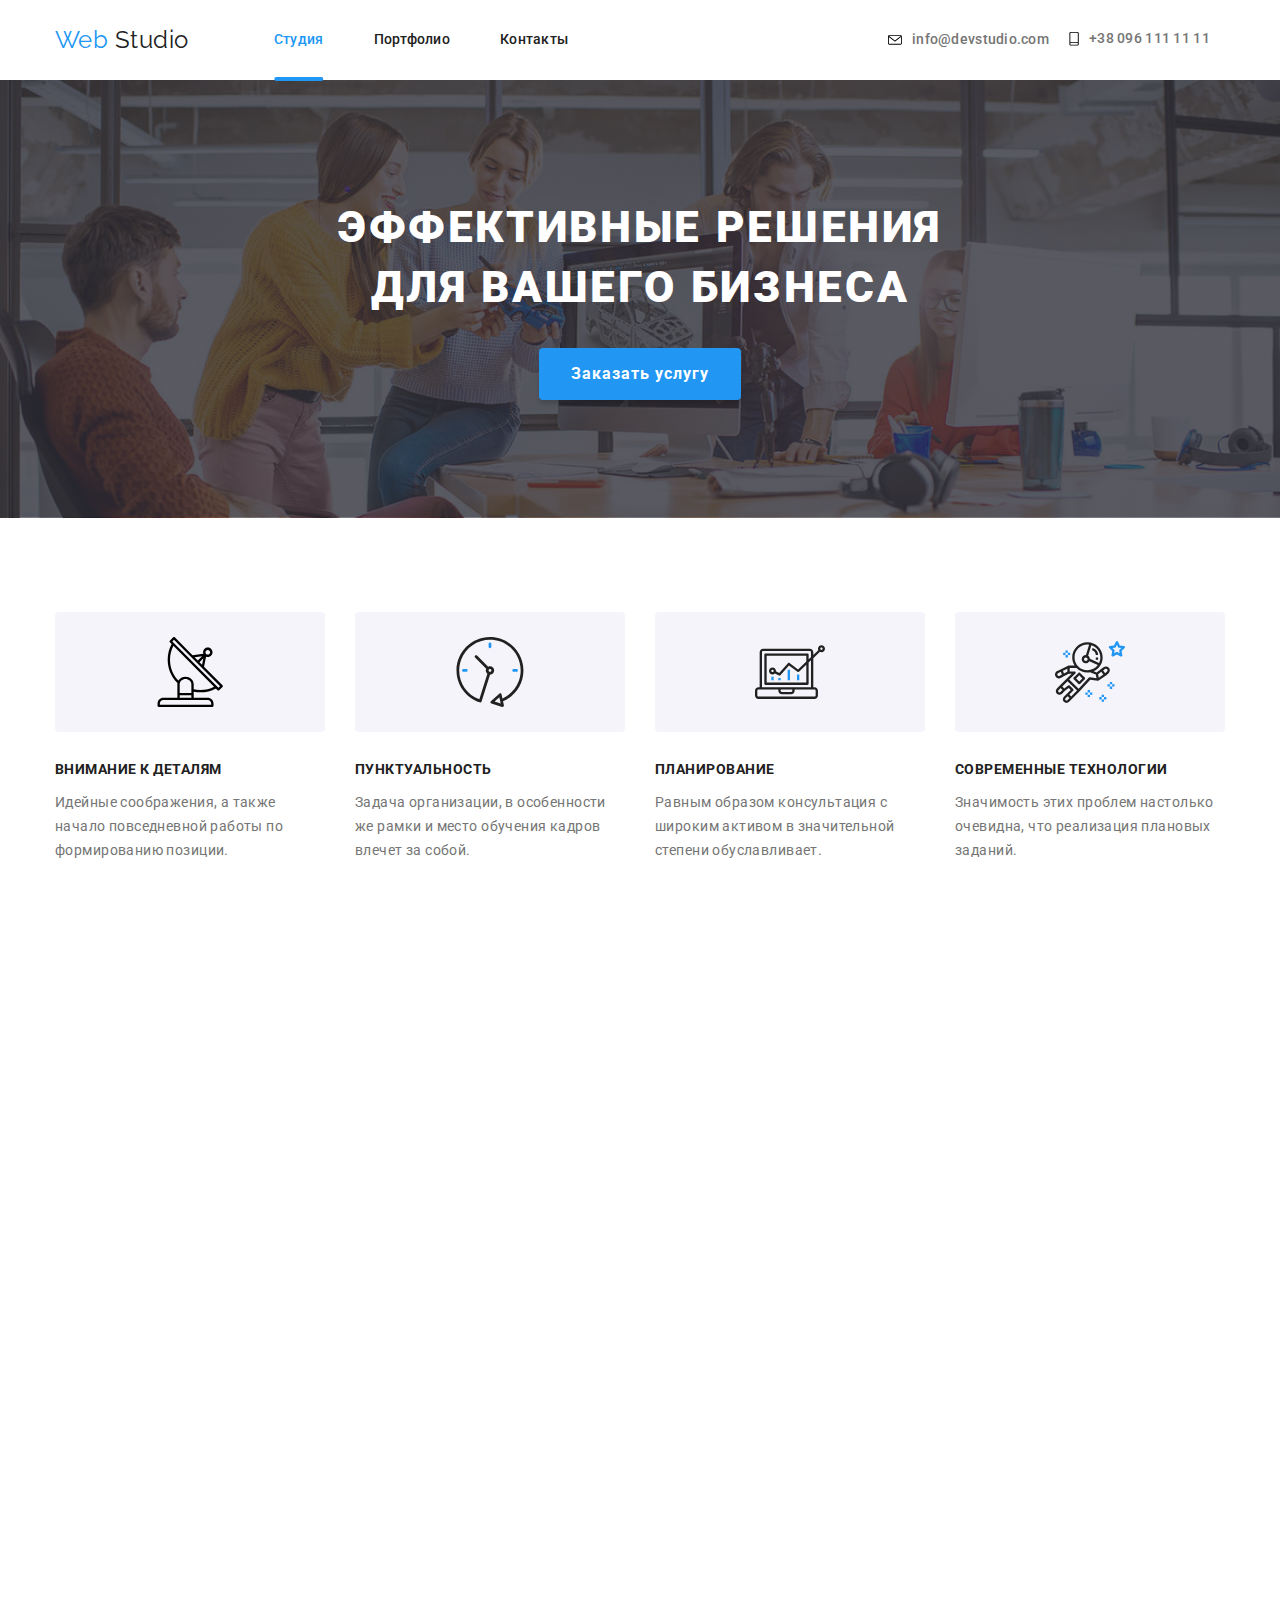
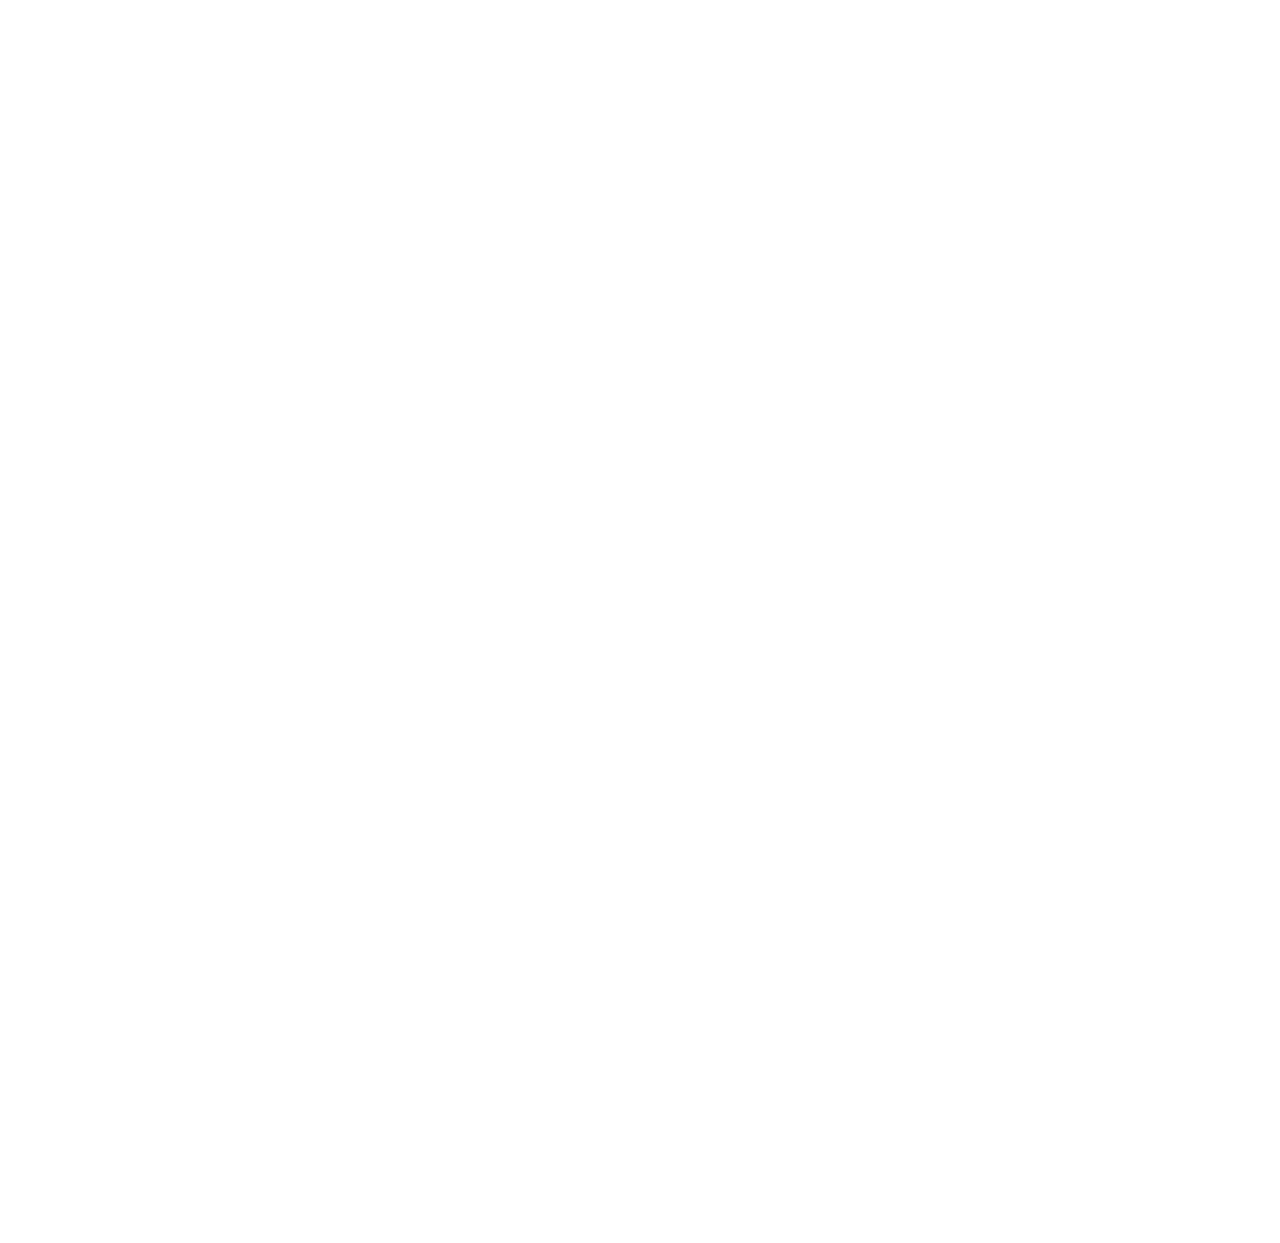
<file: index.html>
<!DOCTYPE html>
<html lang="ru">

<head>
    <meta charset="UTF-8">
    <meta name="viewport" content="width=device-width, initial-scale=1.0" />
    <title>HW8</title>
    <link href="https://fonts.googleapis.com/css2?family=Raleway:wght@700&amp;family=Roboto:wght@400;500;700;900&amp;display=swap" rel="stylesheet">
    <link rel="stylesheet" href="https://cdnjs.cloudflare.com/ajax/libs/modern-normalize/0.6.0/modern-normalize.min.css">  
    <link rel="stylesheet" href="./css/main.min.css" />

</head>

<body>

    
    <header class="header">
        
        <div class="container container-site-nav">

            <a href="./index.html" class="logo"> <span class="accent-logo"> Web </span>  Studio  </a>

            <button type="button" class="nav-button is-open" data-menu-button > 
                   
                    <svg class="menu-icon " width="40" height="40" aria-label="переключатель мобильного меню">
                        
                        <use class="menu-icon-open" href="./images/symb.svg#menu-icon-open"> </use>
                        <use class="menu-icon-close" href="./images/symb.svg#menu-icon-close"> </use>
                    </svg>

                   
            </button>

            <div class="menu is-open" data-menu >

                <nav class="site-nav">
            
                <ul class="site-nav-list">

                    <li class="site-nav-item"> <a href="./index.html"     class="link current "> Студия </a> </li>
                    <li class="site-nav-item"> <a href="./portfolio.html" class="link "> Портфолио </a> </li>
                    <li class="site-nav-item"> <a href="#" class="link "> Контакты </a> </li>

                </ul>

                </nav>
                
                <ul class="contacts-list">
                  
                    <li class="contacts-item">
                      
                        <a href="mailto:info@devstudio.com" class="contacts contacts-email">
                            <svg class="svg-item" width="15px" height="15px">

                                <use href="./images/symb.svg#icon-envelope"> </use>

                            </svg>
                            
                            <span class="contacts-text">   info@devstudio.com </span>
                           
                        
                        </a>

                    </li>
                    
                    <li class="contacts-item">

                        

                        <a href="tel:+380961111111" class="contacts contacts-telephone">

                            <svg class="svg-item" width="15px" height="15px">

                                <use href="./images/symb.svg#icon-telephone" class="svg-link"> </use>

                            </svg>
                            
                            <span class="contacts-text"> +38 096 111 11 11  </span>
                            
                        
                        </a>

                    </li>

                </ul>

            </div>

        </div>


    </header>


   
    <main>

        <section class="section hero">

          
            <div class="container hero">

                <h1 class="hero-title"> эффективные решения для вашего бизнеса </h1>

                <button class="button modal-button"  data-modal-open> Заказать услугу </button>

                    
            </div>

        </section>


      

        <section class="section">

            <div class="container section-benefits">

                <h2 class="section-title"> Выгоды от сотрудничества </h2>

                <ul class="benefits">

                <li class="benefits-list">

                    <div class="benefits-list-image">
                        
                        <svg class="svg-item-benefits" width="70" height="70" >

                            <use href="./images/symb.svg#icon-benefits_0"> </use>

                        </svg>
                    
                    </div>

                    <h3 class="benefits-title"> Внимание к деталям </h3>
                    <p class="benefits-text"> Идейные соображения, а также начало повседневной работы по формированию позиции. </p>

                </li>

                <li class="benefits-list">

                    <div class="benefits-list-image">
                        
                        <svg class="svg-item-benefits" width="70" height="70" >

                            <use href="./images/symb.svg#icon-benefits_1"> </use>

                        </svg>

                    </div>  
                    <h3 class="benefits-title"> Пунктуальность </h3>
                    <p class="benefits-text" > Задача организации, в особенности же рамки и место обучения кадров влечет за собой. </p>

                </li>

                <li class="benefits-list">

                    <div class="benefits-list-image">
                        
                        <svg class="svg-item-benefits" width="70" height="70" >

                            <use href="./images/symb.svg#icon-benefits_2"> </use>

                        </svg>    
                    
                    </div> 

                    <h3 class="benefits-title" > Планирование </h3>
                    <p class="benefits-text" > Равным образом консультация с широким активом в значительной степени обуславливает. </p>

                </li>

                <li class="benefits-list">

                    <div class="benefits-list-image"> 

                        <svg class="svg-item-benefits" width="70" height="70" >

                            <use href="./images/symb.svg#icon-benefits_3"> </use>

                        </svg>


                    </div> 

                    <h3 class="benefits-title" > Современные технологии  </h3>
                    <p class="benefits-text " > Значимость этих проблем настолько очевидна, что реализация плановых заданий. </p>
                </li>

                </ul>

            </div>


        </section>


        
        <section class="section section-our-work">

            <div class="container">

                <h2 class="section-title"> Чем мы занимаемся </h2>

                <ul class="about-our-work-ul">


                    <li class="about-our-work-li">

                        <img  src="./images/img_1.jpg" alt="Первая картинка в выгодах" width="370" height="294">
                        <h3 class="works-title"> Десктопные приложения </h3>

                    </li>

                    <li class="about-our-work-li" >

                        <img src="./images/img_2.jpg" alt="Вторая картинка в выгодах" width="370" height="294">
                        <h3 class="works-title" > Мобильные приложения </h3>

                    </li>

                    <li class="about-our-work-li" >

                        <img src="./images/img_3.jpg" alt="Третья картинка в выгодах" width="370" height="294">
                        <h3 class="works-title" > Дизайнерские решения </h3>

                    </li>


                </ul>

            </div>

        </section>


        
        <section class="section our-team">

            <div class="container">

                <h2 class="section-title"> Наша команда </h2>

                <ul class="our-team-flex">

                    <li class="our-team-flex-li">

                      <div class="image-wrapper">

                        <img 

                        srcset="./images/images-workers/mobile-big-nikolay.jpg 2x,
                             ./images/images-workers/mobile-mini-nikolay.jpg 1x " 

                        src="./images/images-workers/mobile-mini-nikolay.jpg" 
                        alt="Фото первого сотрудника" 
                        
                       
                        class="photo-workers"
                        >

                      </div>

                        


                        <div class="our-team-content">

                            <h3 class="names "> Николай Кучеренко </h3>
                            <p class="text team-text "> Product Designer  </p> 

                            <ul class=" call-to-action-list-flex">

                                <li class="social-link-li">

                                     <a href="" aria-label="Instagram" class="social-links">

                                        <svg class="svg-item-social" width="20" height="20" >

                                            <use href="./images/symb.svg#icon-social-link-instagram"> </use>

                                        </svg>

                                    </a>

                                </li>

                                <li class="social-link-li">

                                     <a href="" aria-label="Twitter" class="social-links">

                                        <svg class="svg-item-social" width="20" height="20" >

                                            <use href="./images/symb.svg#icon-social-link-twitter"> </use>

                                        </svg>

                                    </a>

                                </li>

                                <li class="social-link-li">

                                     <a href="" aria-label="Facebook" class="social-links">

                                        <svg class="svg-item-social" width="20" height="20" >

                                            <use href="./images/symb.svg#icon-social-link-facebook"> </use>

                                        </svg>

                                    </a>

                                </li>

                                <li class="social-link-li">

                                     <a href="" aria-label="LinkedIn" class="social-links">

                                        <svg class="svg-item-social" width="20" height="20" >

                                            <use href="./images/symb.svg#icon-social-link-linkedin"> </use>

                                        </svg>

                                    </a>

                                </li>
                                
                               
                            </ul>

                        </div>

                    </li>

                    <li class="our-team-flex-li">
                        
                        <div class="image-wrapper">

                           <img 

                        srcset="./images/images-workers/mobile-big-olga.jpg 2x,
                             ./images/images-workers/mobile-mini-olga.jpg 1x " 

                        src="./images/images-workers/mobile-mini-olga.jpg" 
                        alt="Фото первого сотрудника" 
                        
                       
                        class="photo-workers"
                        >
                        
                        </div>


                        <div class="our-team-content">

                            <h3 class="names" > Ольга Иванова </h3>
                            <p class="text team-text" > Frontend Developer </p>

                            <ul class=" call-to-action-list-flex">

                                <li class="social-link-li">

                                     <a href="" aria-label="Instagram" class="social-links">

                                        <svg class="svg-item-social" width="20" height="20" >

                                            <use href="./images/symb.svg#icon-social-link-instagram"> </use>

                                        </svg>

                                    </a>

                                </li>

                                <li class="social-link-li">

                                     <a href="" aria-label="Twitter" class="social-links">

                                        <svg class="svg-item-social" width="20" height="20" >

                                            <use href="./images/symb.svg#icon-social-link-twitter"> </use>

                                        </svg>

                                    </a>

                                </li>

                                <li class="social-link-li">

                                     <a href="" aria-label="Facebook" class="social-links">

                                        <svg class="svg-item-social" width="20" height="20" >

                                            <use href="./images/symb.svg#icon-social-link-facebook"> </use>

                                        </svg>

                                    </a>

                                </li>

                                <li class="social-link-li">

                                     <a href="" aria-label="LinkedIn" class="social-links">

                                        <svg class="svg-item-social" width="20" height="20" >

                                            <use href="./images/symb.svg#icon-social-link-linkedin"> </use>

                                        </svg>

                                    </a>

                                </li>
                                
                               
                            </ul>

                        </div>

                    </li>

                    <li class="our-team-flex-li" >

                        <div class="image-wrapper">

                            <img 

                        srcset="./images/images-workers/mobile-big-andrew.jpg 2x,
                             ./images/images-workers/mobile-mini-andrew.jpg 1x " 

                        src="./images/images-workers/mobile-mini-andrew.jpg" 
                        alt="Фото первого сотрудника" 
                        
                       
                        class="photo-workers"
                        >

                        </div>

                        <div class="our-team-content">

                            <h3 class="names"> Андрей Шевченко </h3>
                            <p class="text team-text" > Marketing  </p>

                            <ul class=" call-to-action-list-flex">

                                <li class="social-link-li">

                                     <a href="" aria-label="Instagram" class="social-links">

                                        <svg class="svg-item-social" width="20" height="20" >

                                            <use href="./images/symb.svg#icon-social-link-instagram"> </use>

                                        </svg>

                                    </a>

                                </li>

                                <li class="social-link-li">

                                     <a href="" aria-label="Twitter" class="social-links">

                                        <svg class="svg-item-social" width="20" height="20" >

                                            <use href="./images/symb.svg#icon-social-link-twitter"> </use>

                                        </svg>

                                    </a>

                                </li>

                                <li class="social-link-li">

                                     <a href="" aria-label="Facebook" class="social-links">

                                        <svg class="svg-item-social" width="20" height="20" >

                                            <use href="./images/symb.svg#icon-social-link-facebook"> </use>

                                        </svg>

                                    </a>

                                </li>

                                <li class="social-link-li">

                                     <a href="" aria-label="LinkedIn" class="social-links">

                                        <svg class="svg-item-social" width="20" height="20" >

                                            <use href="./images/symb.svg#icon-social-link-linkedin"> </use>

                                        </svg>

                                    </a>

                                </li>
                                
                               
                            </ul>

                        </div>

                    </li>

                    <li class="our-team-flex-li" >

                        <div class="image-wrapper">
                            <img 

                        srcset="./images/images-workers/mobile-big-ivan.jpg 2x,
                             ./images/images-workers/mobile-mini-ivan.jpg 1x " 

                        src="./images/images-workers/mobile-mini-ivan.jpg" 
                        alt="Фото первого сотрудника" 
                        
                       
                        class="photo-workers"
                        >
                        </div>

                        <div class="our-team-content">

                            <h3 class="names"> Иван Николаев </h3>
                            <p class="text team-text" > UI Designer  </p>

                            <ul class=" call-to-action-list-flex">

                                <li class="social-link-li">

                                     <a href="" aria-label="Instagram" class="social-links">

                                        <svg class="svg-item-social" width="20" height="20" >

                                            <use href="./images/symb.svg#icon-social-link-instagram"> </use>

                                        </svg>

                                    </a>

                                </li>

                                <li class="social-link-li">

                                     <a href="" aria-label="Twitter" class="social-links">

                                        <svg class="svg-item-social" width="20" height="20" >

                                            <use href="./images/symb.svg#icon-social-link-twitter"> </use>

                                        </svg>

                                    </a>

                                </li>

                                <li class="social-link-li">

                                     <a href="" aria-label="Facebook" class="social-links">

                                        <svg class="svg-item-social" width="20" height="20" >

                                            <use href="./images/symb.svg#icon-social-link-facebook"> </use>

                                        </svg>

                                    </a>

                                </li>

                                <li class="social-link-li">

                                     <a href="" aria-label="LinkedIn" class="social-links">

                                        <svg class="svg-item-social" width="20" height="20" >

                                            <use href="./images/symb.svg#icon-social-link-linkedin"> </use>

                                        </svg>

                                    </a>

                                </li>
                                
                               
                            </ul>

                        </div>

                    </li>

                </ul>

            </div>

        </section>


        
        <section class="section ">

            <div class="container">

                <h2 class="section-title">Постоянные клиенты</h2>

                <ul class="our-usual-client-list">

                    <li class="our-usual-client-li">

                           <a href="" class="our-usual-client-link" >

                                <svg class="svg-item-clients icon" width="44.27" height="49.23"   >

                                    <use href="./images/symb.svg#icon-logo_1"> </use>

                                </svg>

                            </a> 

                    </li>

                    <li class="our-usual-client-li">

                           <a href="" class="our-usual-client-link">

                                <svg class="svg-item-clients icon" width="40" height="52"   >

                                    <use href="./images/symb.svg#icon-logo_2"> </use>

                                </svg>

                            </a> 

                    </li>

                    <li class="our-usual-client-li">

                           <a href="" class="our-usual-client-link">

                                <svg class="svg-item-clients icon"   width="41" height="42.6" >

                                    <use href="./images/symb.svg#icon-logo_3"> </use>

                                </svg>

                            </a> 

                    </li>

                    <li class="our-usual-client-li">

                           <a href="" class="our-usual-client-link"  >

                                <svg class="svg-item-clients icon"  width="79.66" height="42.02">

                                    <use href="./images/symb.svg#icon-logo-4"> </use>

                                </svg>

                            </a> 

                    </li>

                    <li class="our-usual-client-li">

                           <a href="" class="our-usual-client-link" >

                                <svg class="svg-item-clients icon" width="59" height="47"  >

                                    <use href="./images/symb.svg#icon-logo-5"> </use>

                                </svg>

                            </a> 

                    </li>

                    <li class="our-usual-client-li">

                           <a href="" class="our-usual-client-link" >

                                <svg class="svg-item-clients icon"  width="88.48" height="45.44"  >

                                    <use href="./images/symb.svg#icon-logo-6"> </use>

                                </svg>

                            </a> 

                    </li>


                   

                </ul>


            </div>


        </section>

    </main>


   
    <footer class="footer">

        <div class="container">

            <div class="footer-flex">


                <div class="footer-wrapper">
                    
                    <div class="footer-address-div">

                    <a href="" class="footer-logo list"> <span class="accent-logo"> Web </span>  <span class="main-logo"> Studio </span>   </a>
                    <address class="footer-address"> г. Киев, пр-т Леси Украинки, 26 </address>


                    <a href="info@devstudio.com" class="footer-contacts footer-email">info@devstudio.com</a>
                    <a href="+380961111111" class="footer-contacts" > +38 096 111 11 11 </a>

                </div>

                <div class="call-to-action-footer">

                     <b class="call-to-action"> присоединяйтесь </b>

                

                    <ul class=" call-to-action-list-flex">

                                <li class="social-link-li">

                                     <a href="" aria-label="Instagram" class="social-links">

                                        <svg class="svg-item-social" width="20" height="20" >

                                            <use href="./images/symb.svg#icon-social-link-instagram"> </use>

                                        </svg>

                                    </a>

                                </li>

                                <li class="social-link-li">

                                     <a href="" aria-label="Twitter" class="social-links">

                                        <svg class="svg-item-social" width="20" height="20" >

                                            <use href="./images/symb.svg#icon-social-link-twitter"> </use>

                                        </svg>

                                    </a>

                                </li>

                                <li class="social-link-li">

                                     <a href="" aria-label="Facebook" class="social-links">

                                        <svg class="svg-item-social" width="20" height="20" >

                                            <use href="./images/symb.svg#icon-social-link-facebook"> </use>

                                        </svg>

                                    </a>

                                </li>

                                <li class="social-link-li">

                                     <a href="" aria-label="LinkedIn" class="social-links">

                                        <svg class="svg-item-social" width="20" height="20" >

                                            <use href="./images/symb.svg#icon-social-link-linkedin"> </use>

                                        </svg>

                                    </a>

                                </li>
                                
                               
                    </ul>

                    

                </div>
                </div>

                <div class="subscript-footer">

                    <b class="call-to-action" > Подпишитесь на рассылку </b>

                    <form action="" class="form-subscribe" >

                        <input type="email" name = "subscribe-email-footer" class="subscribe-input" placeholder="E-mail">
                        
 
                        <button class="button primary" type="submit" >  Подписаться 
                        
                            <svg class="svg-item-clients telegram-footer" width="24" height = "24" >

                                <use href="./images/symb.svg#icon-telegram"> </use>

                            </svg> 
                    
                        </button>


                    </form>
                                         

                </div>

            </div>


        </div>

    </footer>


    <div class="backdrop is-hidden" data-modal>
     

        <div class="backdrop-row">

            
            <div class="modal" >

            <button class="close-modal-button " type="submit" data-modal-close >

                <svg class="close-icon"  width="11" height="11" >
                                            
                    <use href="./images/symb.svg#icon-close"> </use> 
                                    
                </svg>
                                
            </button>


            <form class="form"  autocomplete="off">

                <p class="modal-text">Оставьте свои данные, мы вам перезвоним</p>
                               

                <div role="group">

                    <div class="form-field">
                                        
                        <input type="text" name="user-name" id="name" class="form-input" placeholder=" " >
                        <label for="name" class="label-title"> Имя </label>

                        <svg class="modal-svg" width="18" height="18" >
                                            
                            <use href="./images/symb.svg#icon-person-modal"> </use> 
                                            
                        </svg>

                    </div>
                                    
                    <div class="form-field">
                                        
                        <input type="tel" name="user-telefone" id="tel" class="form-input" placeholder=" ">
                        <label for="tel" class="label-title"> Телефон </label>
                        <svg class="modal-svg" width="18" height="18" >
                                            
                            <use href="./images/symb.svg#icon-phone-modal"> </use> 
                                            
                        </svg>

                    </div>
                                   
                    <div class="form-field">
                                        
                        <input type="email" name="user-email" id="email" class="form-input" placeholder=" ">
                        <label for="email" class="label-title" > Почта </label>
                        <svg class="modal-svg" width="18" height="18" >
                                            
                            <use href="./images/symb.svg#icon-email-modal"> </use> 
                                            
                        </svg>

                    </div>
                                    
                    <div class="form-field">

                                        
                        <textarea class="comment" name="comment" id="comment"  rows="10" placeholder=" " ></textarea>
                        <label for="comment" class="comment-label"> Комментарий </label>

                    </div>
                    

                    <div class="checkbox-container">
                                        
                                        

                        <label  class="check-box-text">

                            <input class="checkbox" type="checkbox" name="" value="check" name="Policy" value="Policy" >
                                            
                            <span class="checkbox-icon" > </span>

                                                                                        
                            <span> Соглашаюсь с рассылкой и принимаю  <a href="">  Условия договора </a> </span> 
                                            
                        </label>
                                        
                                        

                    </div>

                </div>

                <button class="button modal-button" data-modal-close> Отправить </button>

            </form>


            </div>

        </div>
                       
    </div>


  <script src="./js/modal.js"></script>
  <script src="./js/mobile-menu.js"></script>


</body>


</html>
</file>
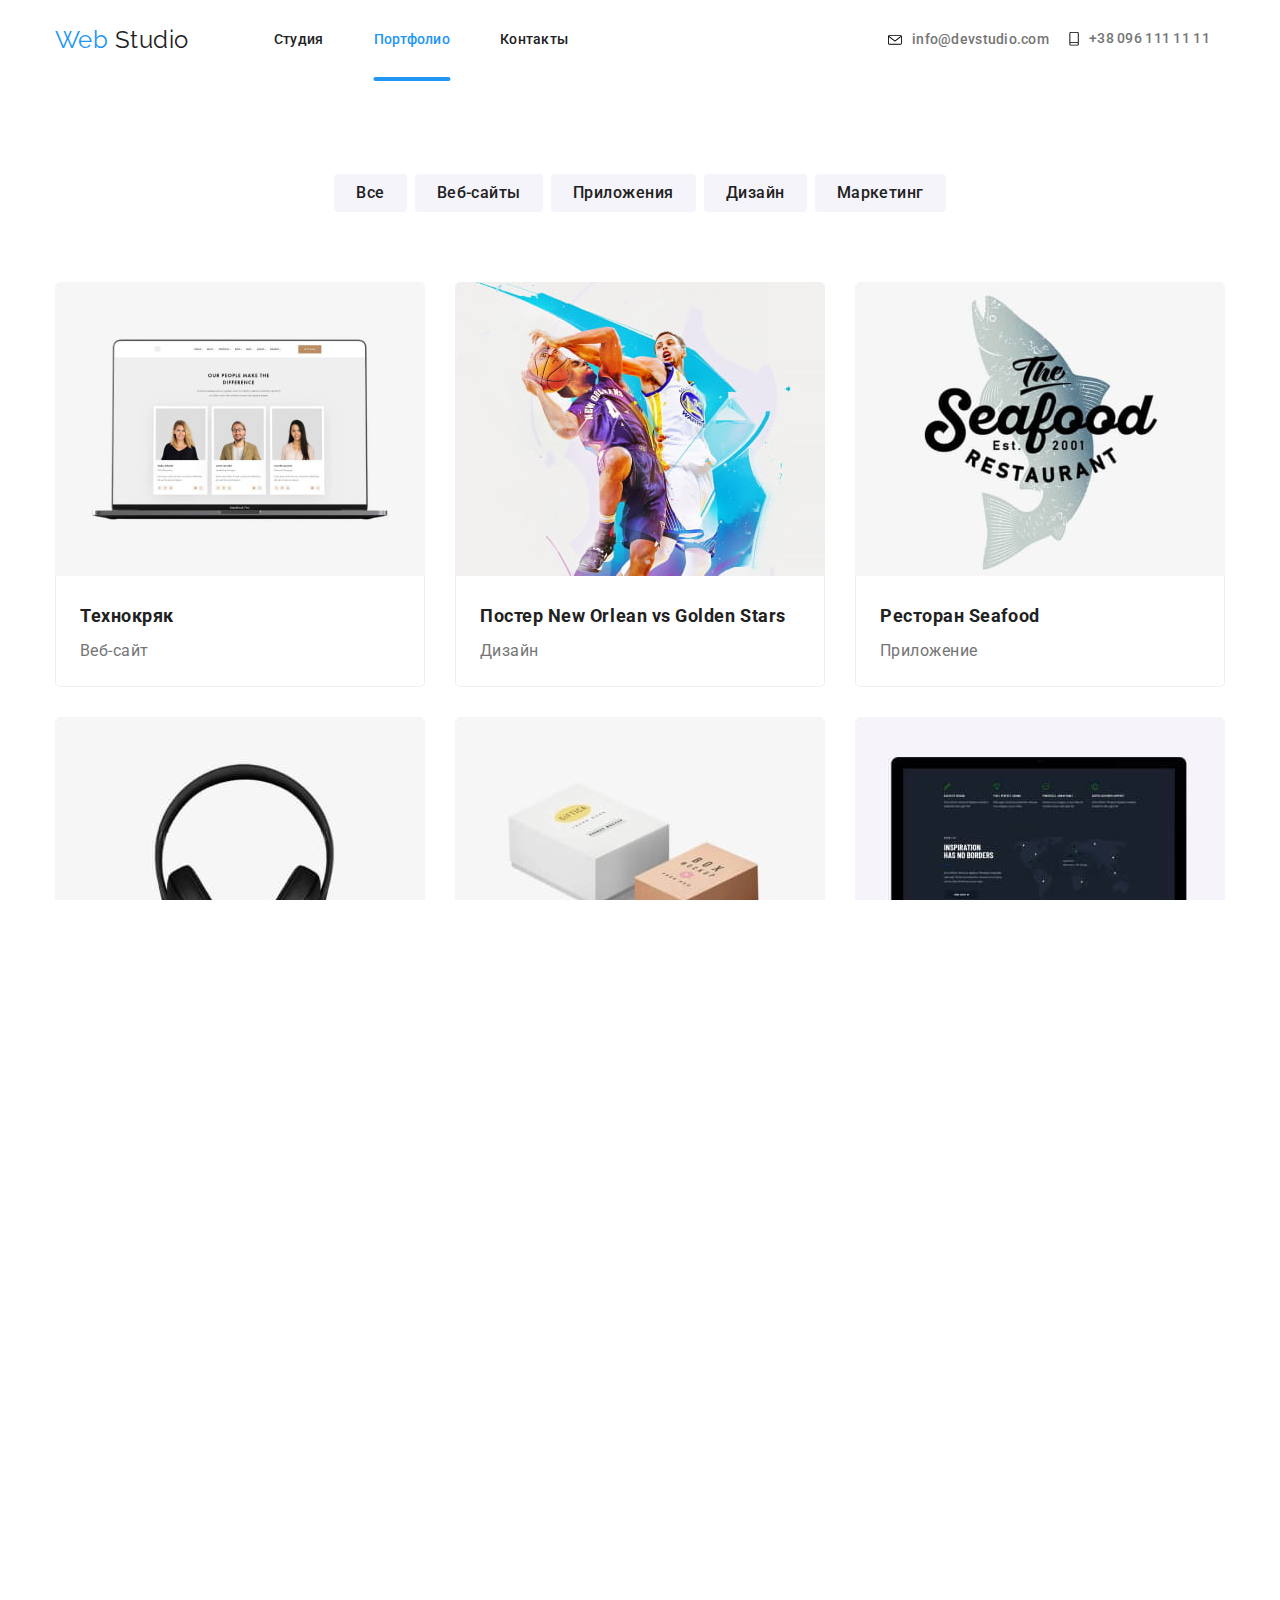
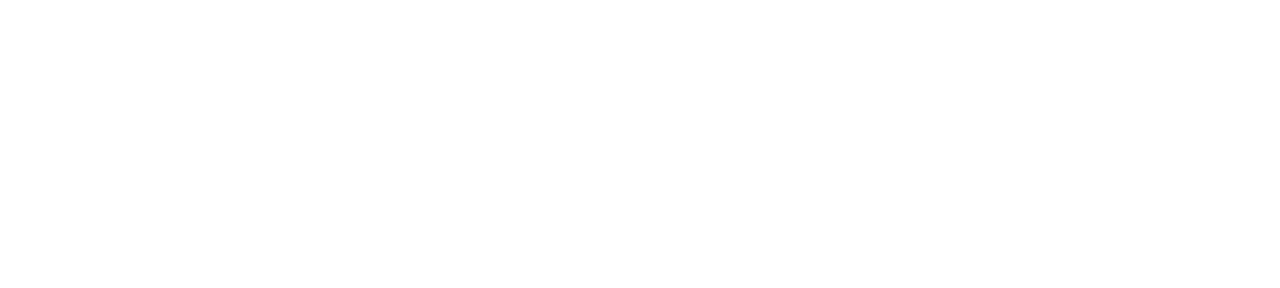
<file: portfolio.html>
<!DOCTYPE html>
<html lang="ru">

<head>
    <meta charset="UTF-8">
    <meta name="viewport" content="width=device-width, initial-scale=1.0">
    <title>Document</title>
     <link href="https://fonts.googleapis.com/css2?family=Raleway:wght@700&amp;family=Roboto:wght@400;500;700;900&amp;display=swap" rel="stylesheet">
    <link rel="stylesheet" href="https://cdnjs.cloudflare.com/ajax/libs/modern-normalize/0.6.0/modern-normalize.min.css">  
    <link rel="stylesheet" href="./css/main.min.css" />

</head>

<body>

     
     <!--Шапка сайта-->
    <header class="header">
        
        <div class="container container-site-nav">

            <a href="./index.html" class="logo"> <span class="accent-logo"> Web </span>  Studio  </a>

            <button type="button" class="nav-button is-open" data-menu-button > 
                   
                    <svg class="menu-icon " width="40" height="40" aria-label="переключатель мобильного меню">
                        
                        <use class="menu-icon-open" href="./images/symb.svg#menu-icon-open"> </use>
                        <use class="menu-icon-close" href="./images/symb.svg#menu-icon-close"> </use>
                    </svg>

                   
                </button>

            <div class="menu is-open" data-menu >

                <nav class="site-nav">
            
                <ul class="site-nav-list">

                    <li class="site-nav-item"> <a href="./index.html"     class="link  "> Студия </a> </li>
                    <li class="site-nav-item"> <a href="./portfolio.html" class="link current "> Портфолио </a> </li>
                    <li class="site-nav-item"> <a href="#" class="link "> Контакты </a> </li>

                </ul>

                </nav>
                
                <ul class="contacts-list">
                  
                    <li class="contacts-item">
                      
                        <a href="mailto:info@devstudio.com" class="contacts contacts-email">
                            <svg class="svg-item" width="15px" height="15px">

                                <use href="./images/symb.svg#icon-envelope"> </use>

                            </svg>
                            
                            <span class="contacts-text">   info@devstudio.com </span>
                           
                        
                        </a>

                    </li>
                    
                    <li class="contacts-item">

                        

                        <a href="tel:+380961111111" class="contacts contacts-telephone">

                            <svg class="svg-item" width="15px" height="15px">

                                <use href="./images/symb.svg#icon-telephone" class="svg-link"> </use>

                            </svg>
                            
                            <span class="contacts"> +38 096 111 11 11  </span>
                            
                        
                        </a>

                    </li>

                </ul>

            </div>

        </div>


    </header>
    
     <!--Main-->
    <main>


        <section class="section">   
            
             <!-- examples of work -->

            <div class="container ">


                <ul class="button-portfolio list">
        
                    <li class="lil" > <button class="button-portfolio-li" > <span class="button-text"> Все </span>  </button>  </li>
                    <li class="lil" > <button class="button-portfolio-li" > <span class="button-text"> Веб-сайты </span> </button>  </li>
                    <li class="lil" > <button class="button-portfolio-li" > <span class="button-text"> Приложения </span>  </button>  </li>
                    <li class="lil" > <button class="button-portfolio-li" > <span class="button-text"> Дизайн </span>  </button> </li>
                    <li class="lil" > <button class="button-portfolio-li" > <span class="button-text"> Маркетинг</span> </button> </li>
            
                </ul>

             
                <ul class="portfolio-ul">
            
                    <li class="example"> 

                        <a href="" class="link  ">
                        
                            
                            
                            
                            <div class="container-of-text-example">
                               

                                
                                    <div class="image-wrapper-portfolio">

                                
                                    <img src="./images/example-of-work-1.jpg" alt="Примеры наших работ"  class="portfolio-img" >

                                </div>

                                
                                <p class="text-on-photo"> 
                                Технокряк это современная площадка распространения коронавируса.
                                Компании используют эту платформу для цифрового шпионажа и атак на защищённые сервера конкурентов.
                                </p>
                            

                            </div>


                                
                                

                            <div class="card-content">

                                <h3 class="title-portfolio"> Технокряк </h3> 
                                <p class="text-portfolio"> Веб-сайт </p>


                            </div>

                                                                     
                        </a> 

                    </li>

    
                    <li class="example"> 

                        <a href="" class="link ">
                        
                            
                            <div class="container-of-text-example">


                                <div class="image-wrapper-portfolio">

                                
                                    <img src="./images/example-of-work-2.jpg" alt="Примеры наших работ"  class="portfolio-img" >

                                </div>
                                
                                <p class="text-on-photo"> 
                                    Технокряк это современная площадка распространения коронавируса.
                                    Компании используют эту платформу для цифрового шпионажа и атак на защищённые сервера конкурентов.
                                </p>
                            
                            </div>

                            <div class="card-content">

                                <h3 class="title-portfolio" > Постер New Orlean vs Golden Stars </h3> 
                                <p class="text-portfolio"> Дизайн </p>

                            </div>
                            
                                    
                        </a> 

                    </li>
    

                    <li class="example"> 

                        <a href="" class="link">

                            <div class="container-of-text-example">

                                                    
                                <div class="image-wrapper-portfolio">

                                
                                    <img src="./images/example-of-work-3.jpg" alt="Примеры наших работ"  class="portfolio-img" >

                                </div>
                                
                                <p class="text-on-photo"> 
                                    Технокряк это современная площадка распространения коронавируса.
                                    Компании используют эту платформу для цифрового шпионажа и атак на защищённые сервера конкурентов.
                                </p>

                            </div>


                            <div class="card-content">

                                <h3 class="title-portfolio" > Ресторан Seafood </h3> 
                                <p class="text-portfolio"> Приложение </p>
                                    
                            </div>
                        
                                    
                        </a> 

                    </li>

        
                    <li class="example"> 

                        <a href="" class="link ">
                            
                            <div class="container-of-text-example">


                            <div class="image-wrapper-portfolio">

                                
                                    <img src="./images/example-of-work-4.jpg" alt="Примеры наших работ"  class="portfolio-img" >

                                </div>
                                
                            <p class="text-on-photo"> 
                                Технокряк это современная площадка распространения коронавируса.
                                Компании используют эту платформу для цифрового шпионажа и атак на защищённые сервера конкурентов.
                            </p>

                            </div>


                            <div class="card-content">

                                <h3 class="title-portfolio" > Проект Prime </h3> 
                                <p class="text-portfolio"> Маркетинг </p>

                            </div>
                        
                                    
                        </a> 

                    </li>
    

                    <li class="example"> 
                            
                        <a href="" class="link ">
                        

                            <div class="container-of-text-example">
                            
                            <div class="image-wrapper-portfolio">

                                
                                    <img src="./images/example-of-work-5.jpg" alt="Примеры наших работ"  class="portfolio-img" >

                                </div>
                            
                            <p class="text-on-photo"> 
                                Технокряк это современная площадка распространения коронавируса.
                                Компании используют эту платформу для цифрового шпионажа и атак на защищённые сервера конкурентов.
                            </p>
                        
                        </div>


                            <div class="card-content">

                                <h3 class="title-portfolio" > Проект Boxes </h3> 
                                <p class="text-portfolio"> Приложение </p>

                            </div>
                        
                                    
                        </a> 

                    </li>

    
                    <li class="example"> 

                        <a href="" class="link ">
                        
                            <div class="container-of-text-example">

                           
                            <div class="image-wrapper-portfolio">

                                
                                    <img src="./images/example-of-work-6.jpg" alt="Примеры наших работ"  class="portfolio-img" >

                                </div>
                            <p class="text-on-photo"> 
                                Технокряк это современная площадка распространения коронавируса.
                                Компании используют эту платформу для цифрового шпионажа и атак на защищённые сервера конкурентов.
                            </p>
                        
                        </div>

                            <div class="card-content">

                                <h3 class="title-portfolio" > Inspiration has no Borders </h3> 
                                <p class="text-portfolio"> Веб-сайт </p>

                            </div>
                        
                                    
                        </a> 

                    </li>

        
                    <li class="example"> 

                        <a href="" class="link ">
                        
                            <div class="container-of-text-example">

                            
                                <div class="image-wrapper-portfolio">

                                
                                    <img src="./images/example-of-work-7.jpg" alt="Примеры наших работ"  class="portfolio-img" >

                                </div>
                                <p class="text-on-photo"> 
                                Технокряк это современная площадка распространения коронавируса.
                                Компании используют эту платформу для цифрового шпионажа и атак на защищённые сервера конкурентов.
                                </p>
                            
                            </div>

                            <div class="card-content">

                                <h3 class="title-portfolio" > Издание Limited Edition </h3> 
                                <p class="text-portfolio"> Дизайн </p>

                            </div>
                        
                                    
                        </a> 

                    </li>

        
                    <li class="example"> 

                        <a href="" class="link ">
                        

                            <div class="container-of-text-example">


                            
                            <div class="image-wrapper-portfolio">

                                
                                    <img src="./images/example-of-work-8.jpg" alt="Примеры наших работ"  class="portfolio-img" >

                                </div>
                              <p class="text-on-photo"> 
                                Технокряк это современная площадка распространения коронавируса.
                                Компании используют эту платформу для цифрового шпионажа и атак на защищённые сервера конкурентов.
                                </p> 
                        
                        </div>

                            <div class="card-content">

                                <h3 class="title-portfolio" > Проект LAB </h3> 
                                <p class="text-portfolio"> Маркетинг </p>

                            </div>
                        
                                    
                        </a> 

                    </li>

        
                    <li class="example"> 

                        <a href="" class="link " >
                        
                            <div class="container-of-text-example">

                                <div class="image-wrapper-portfolio">
                            
                                    <img src="./images/example-of-work-9.jpg" alt="Примеры наших работ"  class="portfolio-img">
                                
                                </div>

                                <p class="text-on-photo"> 
                                    Технокряк это современная площадка распространения коронавируса.
                                    Компании используют эту платформу для цифрового шпионажа и атак на защищённые сервера конкурентов.
                                </p> 
                                
                            </div>


                            <div class="card-content">

                                <h3 class="title-portfolio" > Growing Business</h3> 
                                <p class="text-portfolio"> Приложение </p>

                            </div>
                        
                                    
                        </a> 

                    </li>
    
                </ul>


            </div>

                    
        </section>
         

    </main>

   
     <!--Футер-->
    <footer class="footer">

        <div class="container">

            <div class="footer-flex">


                <div class="footer-wrapper">
                    
                    <div class="footer-address-div">

                    <a href="" class="footer-logo list"> <span class="accent-logo"> Web </span>  <span class="main-logo"> Studio </span>   </a>
                    <address class="footer-address"> г. Киев, пр-т Леси Украинки, 26 </address>


                    <a href="info@devstudio.com" class="footer-contacts footer-email">info@devstudio.com</a>
                    <a href="+380961111111" class="footer-contacts" > +38 096 111 11 11 </a>

                </div>

                <div class="call-to-action-footer">

                     <b class="call-to-action"> присоединяйтесь </b>

                

                    <ul class=" call-to-action-list-flex">

                                <li class="social-link-li">

                                     <a href="" aria-label="Instagram" class="social-links">

                                        <svg class="svg-item-social" width="20" height="20" >

                                            <use href="./images/symb.svg#icon-social-link-instagram"> </use>

                                        </svg>

                                    </a>

                                </li>

                                <li class="social-link-li">

                                     <a href="" aria-label="Twitter" class="social-links">

                                        <svg class="svg-item-social" width="20" height="20" >

                                            <use href="./images/symb.svg#icon-social-link-twitter"> </use>

                                        </svg>

                                    </a>

                                </li>

                                <li class="social-link-li">

                                     <a href="" aria-label="Facebook" class="social-links">

                                        <svg class="svg-item-social" width="20" height="20" >

                                            <use href="./images/symb.svg#icon-social-link-facebook"> </use>

                                        </svg>

                                    </a>

                                </li>

                                <li class="social-link-li">

                                     <a href="" aria-label="LinkedIn" class="social-links">

                                        <svg class="svg-item-social" width="20" height="20" >

                                            <use href="./images/symb.svg#icon-social-link-linkedin"> </use>

                                        </svg>

                                    </a>

                                </li>
                                
                               
                    </ul>

                    

                </div>
                </div>

                <div class="subscript-footer">

                    <b class="call-to-action" > Подпишитесь на рассылку </b>

                    <form action="" class="form-subscribe" >

                        <input type="email" name = "subscribe-email-footer" class="subscribe-input" placeholder="E-mail">
                        
 
                        <button class="button primary" type="submit" >  Подписаться 
                        
                            <svg class="svg-item-clients telegram-footer" width="24" height = "24" >

                                <use href="./images/symb.svg#icon-telegram"> </use>

                            </svg> 
                    
                        </button>


                    </form>
                                         

                </div>

            </div>


        </div>

    </footer>

<script src="./js/mobile-menu.js"></script>
</body>

</html>
</file>
<file: css/main.min.css>
html{-webkit-box-sizing:border-box;box-sizing:border-box;overflow-x:hidden;overflow-y:auto}*,*::before,*::after{-webkit-box-sizing:inherit;box-sizing:inherit}img{display:block;max-width:100%;height:auto}svg{display:block;max-width:100%;height:auto}html,body{width:100%;height:100%}body{font-family:Roboto, sans-serif;letter-spacing:0.03em;font-size:16px;line-height:1.19;background-color:#fff;overflow-x:hidden;overflow-y:auto;min-width:320px}@media screen and (max-width: 480px){body{font-size:14px;line-height:1.71}}ul{list-style:none}.list{list-style:none;text-decoration:none;padding:0px;margin:0px}textarea{resize:none}.logo{display:block;text-decoration:none;font-family:'Raleway', sans-serif;font-size:26px;line-height:1.2;color:#212121}.accent-logo{color:#2196f3}.site-nav-item{position:relative}.site-nav{color:#757575;text-align:center}.site-nav-list{margin:0px;padding:0px}.site-nav-list .link{position:relative;font-weight:500;font-size:14px;line-height:1.14;text-decoration:none;color:#212121;padding-top:10px;padding-bottom:10px;display:inline-block;-webkit-transition:500ms cubic-bezier(0.4, 0, 0.2, 1);transition:500ms cubic-bezier(0.4, 0, 0.2, 1)}.site-nav .link.current{color:#2196f3}.svg-item{display:inline-block;vertical-align:bottom;margin-right:10px;-webkit-transition:500ms cubic-bezier(0.4, 0, 0.2, 1);transition:500ms cubic-bezier(0.4, 0, 0.2, 1)}.contacts{display:inline-block;font-weight:500;font-size:14px;line-height:1.14;letter-spacing:0.02em;text-decoration:none;color:#757575;-webkit-transition:500ms cubic-bezier(0.4, 0, 0.2, 1);transition:500ms cubic-bezier(0.4, 0, 0.2, 1)}.link.current::after{content:"";position:absolute;bottom:-1px;-webkit-transform:translateX(-100%);transform:translateX(-100%);height:4px;width:100%;border-radius:2px;background:#2196f3}.contacts-item:hover .svg-item,.contacts-item:hover .contacts-text{fill:#2196f3;color:#2196f3;-webkit-transition:500ms cubic-bezier(0.4, 0, 0.2, 1);transition:500ms cubic-bezier(0.4, 0, 0.2, 1)}@media screen and (max-width: 767px){.header{position:relative}.container-site-nav{display:-webkit-box;display:-ms-flexbox;display:flex;-webkit-box-align:center;-ms-flex-align:center;align-items:center}.logo{display:inline-block;padding-top:16px;padding-bottom:16px}.nav-button{display:-webkit-inline-box;display:-ms-inline-flexbox;display:inline-flex;margin-left:auto;padding:0px;border:none;background-color:transparent}.nav-button .menu-icon-close{display:none}.nav-button.is-open .menu-icon-close{display:block}.nav-button.is-open .menu-icon-open{display:none}.menu{display:none;position:absolute;z-index:999;top:100%;left:0;width:100%;height:480px;background-color:#ffffff;padding-top:60px;padding-bottom:60px;padding-left:50px;padding-right:50px;text-align:center;font-size:20px;border-top:1px solid #ececec;-webkit-box-shadow:0px 1px 3px rgba(0,0,0,0.16),0px 2px 4px rgba(0,0,0,0.08),0px 4px 8px rgba(0,0,0,0.04);box-shadow:0px 1px 3px rgba(0,0,0,0.16),0px 2px 4px rgba(0,0,0,0.08),0px 4px 8px rgba(0,0,0,0.04)}.menu.is-open{display:block}.site-nav{margin-bottom:60px}.site-nav-item:not(:last-child){margin-bottom:40px}.contacts-item:not(:last-child){margin-bottom:16px}}@media screen and (min-width: 768px){.container-site-nav{display:-webkit-box;display:-ms-flexbox;display:flex;-webkit-box-align:center;-ms-flex-align:center;align-items:center}.site-nav{display:-webkit-box;display:-ms-flexbox;display:flex;-webkit-box-align:center;-ms-flex-align:center;align-items:center}.site-nav-list{display:-webkit-box;display:-ms-flexbox;display:flex;margin-top:0px;margin-bottom:0px;padding-left:0px;font-weight:500;font-size:14px;line-height:1.14;letter-spacing:0.02em}.site-nav-list .link{padding-top:32px;padding-bottom:32px}.nav-button{display:none}.menu{display:-webkit-box;display:-ms-flexbox;display:flex;margin-left:auto}.site-nav-item:not(:last-child){margin-right:50px}.logo{font-size:24px;line-height:1.16}.contacts-list{display:-webkit-box;display:-ms-flexbox;display:flex;-webkit-box-orient:vertical;-webkit-box-direction:normal;-ms-flex-direction:column;flex-direction:column;margin-left:auto;margin-top:0px;margin-bottom:0px;margin-left:81px;padding-left:0px;padding-top:20px;padding-bottom:19px;font-weight:500;font-size:12px;line-height:1.16;letter-spacing:0.02em}.contacts-item:not(:last-child){margin-bottom:10px}.contacts-email .svg-item{width:14px;height:10px}.contacts-telephone .svg-item{width:10px;height:14px}}@media screen and (min-width: 1200px){.logo{display:inline-block}.menu{margin-left:85px;width:80%}.contacts-list{display:-webkit-box;display:-ms-flexbox;display:flex;-webkit-box-orient:horizontal;-webkit-box-direction:normal;-ms-flex-direction:row;flex-direction:row;-webkit-box-align:center;-ms-flex-align:center;align-items:center;margin-left:auto}.contacts-list .contacts-item{margin-bottom:0px}.contacts-list .contacts-item:not(:last-child){margin-right:20px}.contacts{display:-webkit-inline-box;display:-ms-inline-flexbox;display:inline-flex;-webkit-box-align:center;-ms-flex-align:center;align-items:center}}.site-nav-list .link:hover,.site-nav-list .link:focus{color:#2196f3;-webkit-transition:500ms cubic-bezier(0.4, 0, 0.2, 1);transition:500ms cubic-bezier(0.4, 0, 0.2, 1)}.contacts-list{padding-left:0px}.container{width:100%;padding-left:15px;padding-right:15px;margin-left:auto;margin-right:auto}@media screen and (min-width: 480px){.container{width:480px}}@media screen and (min-width: 768px){.container{width:768px}}@media screen and (min-width: 1200px){.container{width:1200px}}.section{padding-top:60px;padding-bottom:60px}@media screen and (min-width: 1200px){.section{padding-top:94px;padding-bottom:94px}}.section-title{color:#212121;font-weight:700;font-size:28px;line-height:1.17;text-align:center;margin-top:0px;margin-bottom:50px}.portfolio-header{border-bottom:1px solid #ececec}.title-portfolio{margin-top:0px;margin-bottom:0px;font-family:Roboto;font-weight:bold;font-size:18px;line-height:2.25;letter-spacing:0.03em;color:#212121}.text-portfolio{margin-top:0px;margin-bottom:0px;font-style:normal;font-weight:normal;font-size:16px;line-height:1.87;letter-spacing:0.03em;color:#757575}.lay-out-portfolio{margin:0px}.example .link:hover,.example .link:focus{color:#2196f3}.portfolio-ul{padding-left:0px;margin-top:0px;margin-bottom:0px}@media screen and (min-width: 768px){.portfolio-ul{display:-webkit-box;display:-ms-flexbox;display:flex;-ms-flex-wrap:wrap;flex-wrap:wrap}}.image-wrapper-portfolio{width:450px;height:294px;-o-object-fit:cover;object-fit:cover}@media screen and (min-width: 768px){.image-wrapper-portfolio{width:354px;height:294px}}@media screen and (min-width: 1200px){.image-wrapper-portfolio{width:370px;height:294px}}.example{margin-bottom:30px;list-style:none;border-top-left-radius:5px;border-top-right-radius:5px;-webkit-transition:500ms cubic-bezier(0.4, 0, 0.2, 1);transition:500ms cubic-bezier(0.4, 0, 0.2, 1)}@media screen and (min-width: 768px) and (max-width: 1199px){.example{width:calc((100% - 30px) / 2);margin-right:30px;margin-bottom:30px}.example:nth-child(2n){margin-right:0px}}@media screen and (min-width: 1200px){.example{width:calc((100% - 60px) / 3);margin-right:30px;margin-bottom:30px}.example:nth-child(3n){margin-right:0px}}@media screen and (min-width: 1200px){.example:nth-last-child(-n+3){margin-bottom:0px}}.example:last-child{margin-bottom:0px}.example .link{display:block;text-decoration:none}.container-of-text-example{position:relative;overflow:hidden}.text-on-photo{font-family:Roboto;font-style:normal;font-weight:normal;font-size:18px;line-height:1.56;letter-spacing:0.03em;color:#ffffff;padding-top:63px;padding-bottom:63px;padding-left:24px;padding-right:24px;margin:0;height:100%;width:100%;top:0;left:0;position:absolute;background-color:rgba(33,150,243,0.9);opacity:0;display:linear;-webkit-transition:500ms cubic-bezier(0.4, 0, 0.2, 1);transition:500ms cubic-bezier(0.4, 0, 0.2, 1);-webkit-transform:translateY(150%);transform:translateY(150%)}.example:hover .text-on-photo{opacity:1;-webkit-transform:translateY(0);transform:translateY(0);-webkit-transition:500ms cubic-bezier(0.4, 0, 0.2, 1);transition:500ms cubic-bezier(0.4, 0, 0.2, 1)}.example:hover{-webkit-transition:500ms cubic-bezier(0.4, 0, 0.2, 1);transition:500ms cubic-bezier(0.4, 0, 0.2, 1);-webkit-box-shadow:1px 4px 6px rgba(0,0,0,0.16),0px 4px 4px rgba(0,0,0,0.06),0px 1px 1px rgba(0,0,0,0.12);box-shadow:1px 4px 6px rgba(0,0,0,0.16),0px 4px 4px rgba(0,0,0,0.06),0px 1px 1px rgba(0,0,0,0.12)}.card-content{padding-left:24px;padding-right:24px;padding-top:20px;padding-bottom:20px;background:#fff;-webkit-box-sizing:border-box;box-sizing:border-box;border-bottom-left-radius:5px;border-bottom-right-radius:5px;border-left:1px solid #eee;border-right:1px solid #eee;border-bottom:1px solid #eee}.portfolio-img{border-radius:5px 5px 0px 0px;display:block;width:100%}.section.hero{text-align:center;width:100%;min-width:320px;min-height:400px;max-width:1920px;margin-left:auto;margin-right:auto;padding-top:118px;padding-bottom:118px;background-color:#f5f4fa;background-image:-webkit-gradient(linear, left top, left bottom, from(rgba(47,48,58,0.8)), to(rgba(47,48,58,0.8)));background-image:linear-gradient(rgba(47,48,58,0.8), rgba(47,48,58,0.8));background-size:cover;background-repeat:no-repeat;background-position:center}.container.hero{text-align:center}.hero-title{max-width:360px;margin-left:auto;margin-right:auto;margin-top:0px;margin-bottom:30px;font-weight:900;font-size:26px;line-height:1.62;letter-spacing:0.06em;color:#fff;text-transform:uppercase}@media screen and (min-width: 1200px){.hero-title{font-size:44px;line-height:1.36;max-width:700px}}@media screen and (min-width: 380px){.section.hero{background-image:-webkit-gradient(linear, left top, left bottom, from(rgba(47,48,58,0.8)), to(rgba(47,48,58,0.8))),url(../images/header-img-max-767-px.jpg);background-image:linear-gradient(rgba(47,48,58,0.8), rgba(47,48,58,0.8)),url(../images/header-img-max-767-px.jpg)}.container.hero{margin-left:auto;margin-right:auto;padding-left:0px;padding-right:0px}}@media screen and (min-width: 768px){.section.hero{background-image:-webkit-gradient(linear, left top, left bottom, from(rgba(47,48,58,0.8)), to(rgba(47,48,58,0.8))),url(../images/header-img-max-768-1200-px.jpg);background-image:linear-gradient(rgba(47,48,58,0.8), rgba(47,48,58,0.8)),url(../images/header-img-max-768-1200-px.jpg)}}@media screen and (min-width: 1200px){.section.hero{background-image:-webkit-gradient(linear, left top, left bottom, from(rgba(47,48,58,0.8)), to(rgba(47,48,58,0.8))),url(../images/header-bcg-max-rezolution.jpg);background-image:linear-gradient(rgba(47,48,58,0.8), rgba(47,48,58,0.8)),url(../images/header-bcg-max-rezolution.jpg);background-size:cover;background-repeat:no-repeat;background-position:center}}.backdrop-row{position:absolute;left:0;right:0;top:0;bottom:0;display:-webkit-box;display:-ms-flexbox;display:flex}.backdrop{position:fixed;z-index:200;top:0;left:0;width:100%;height:100%;background-color:rgba(49,48,46,0.5);-webkit-transition:opacity 0.5s cubic-bezier(0.4, 0, 0.2, 1) 0.2s;transition:opacity 0.5s cubic-bezier(0.4, 0, 0.2, 1) 0.2s;opacity:1;overflow-y:scroll}.backdrop.is-hidden{pointer-events:none;-webkit-transition:opacity 0.5s cubic-bezier(0.4, 0, 0.2, 1) 2s;transition:opacity 0.5s cubic-bezier(0.4, 0, 0.2, 1) 2s;opacity:0}@media screen and (max-width: 767px){.backdrop-row{padding:93px 15px 93px 15px}}.modal{position:relative;margin:auto;width:528px;padding:40px;background:#fff;-webkit-box-shadow:0px 2px 1px rgba(0,0,0,0.2),0px 1px 1px rgba(0,0,0,0.14),0px 1px 3px rgba(0,0,0,0.12);box-shadow:0px 2px 1px rgba(0,0,0,0.2),0px 1px 1px rgba(0,0,0,0.14),0px 1px 3px rgba(0,0,0,0.12);border-radius:4px;font-size:14px;line-height:1.14;letter-spacing:0.01em;color:#757575;-webkit-transition:-webkit-transform 0.4s cubic-bezier(0.4, 0, 0.2, 1) 0.5s;transition:-webkit-transform 0.4s cubic-bezier(0.4, 0, 0.2, 1) 0.5s;transition:transform 0.4s cubic-bezier(0.4, 0, 0.2, 1) 0.5s;transition:transform 0.4s cubic-bezier(0.4, 0, 0.2, 1) 0.5s, -webkit-transform 0.4s cubic-bezier(0.4, 0, 0.2, 1) 0.5s;-webkit-transform:translateY(0);transform:translateY(0)}.is-hidden .modal{-webkit-transition:-webkit-transform 0.4s cubic-bezier(0.4, 0, 0.2, 1) 0.8s;transition:-webkit-transform 0.4s cubic-bezier(0.4, 0, 0.2, 1) 0.8s;transition:transform 0.4s cubic-bezier(0.4, 0, 0.2, 1) 0.8s;transition:transform 0.4s cubic-bezier(0.4, 0, 0.2, 1) 0.8s, -webkit-transform 0.4s cubic-bezier(0.4, 0, 0.2, 1) 0.8s;-webkit-transform:translateY(-150%);transform:translateY(-150%)}.close-modal-button{position:absolute;display:-webkit-box;display:-ms-flexbox;display:flex;-webkit-box-pack:center;-ms-flex-pack:center;justify-content:center;-webkit-box-align:center;-ms-flex-align:center;align-items:center;top:8px;right:8px;width:30px;height:30px;border-radius:50%;background:#fff;border:1px solid rgba(0,0,0,0.1);cursor:pointer}.close-modal-button:hover .close-icon{fill:#2196f3}.icon-close{fill:#212121}.modal-svg{position:absolute;top:50%;left:16px;-webkit-transform:translateY(-50%);transform:translateY(-50%);fill:#212121}.modal .modal-text{font-weight:700;font-size:20px;line-height:1.15;text-align:center;letter-spacing:0.03em;margin-top:0px;margin-bottom:30px}.form-field{position:relative;margin-bottom:28px}.form-input:focus+.label-title,.form-input:not(:placeholder-shown)+.label-title{color:#2196f3;-webkit-transform:translateY(-40px);transform:translateY(-40px);-webkit-transition:500ms cubic-bezier(0.4, 0, 0.2, 1);transition:500ms cubic-bezier(0.4, 0, 0.2, 1)}.form-input:focus ~ .modal-svg{fill:#2196f3}.label-title{position:absolute;top:50%;left:42px;-webkit-transform:translateY(-50%);transform:translateY(-50%);-webkit-transition:500ms cubic-bezier(0.4, 0, 0.2, 1);transition:500ms cubic-bezier(0.4, 0, 0.2, 1)}.comment-label{position:absolute;top:12px;left:16px;-webkit-transition:500ms cubic-bezier(0.4, 0, 0.2, 1);transition:500ms cubic-bezier(0.4, 0, 0.2, 1)}.form .comment{width:100%;height:120px;border:1px solid rgba(33,33,33,0.2);border-radius:4px;padding-left:16px;padding-right:16px;padding-top:12px;padding-bottom:12px}.comment:focus+.comment-label,.comment:not(:placeholder-shown)+.comment-label{color:#2196f3;-webkit-transform:translateY(-35px);transform:translateY(-35px);-webkit-transition:500ms cubic-bezier(0.4, 0, 0.2, 1);transition:500ms cubic-bezier(0.4, 0, 0.2, 1)}.form-field input{width:100%;margin:0;padding:0;border:1px solid rgba(33,33,33,0.2);border-radius:4px;padding-top:10px;padding-bottom:10px;padding-left:42px}.checkbox-container{margin-bottom:20px;display:inline-block;position:relative}.checkbox-container .checkbox{-webkit-appearance:none}.checkbox-icon{content:"";position:absolute;width:16px;height:15px;top:50%;left:2px;-webkit-transform:translateY(-50%);transform:translateY(-50%);border:2px solid #212121;border-radius:4px}.checkbox:checked ~ .checkbox-icon{background-color:#2196f3;background-image:url(../images/icon-check.svg);background-size:contain;background-origin:border-box;border-color:#2196f3}.check-box-text{display:-webkit-box;display:-ms-flexbox;display:flex;-webkit-box-align:center;-ms-flex-align:center;align-items:center;-webkit-box-pack:center;-ms-flex-pack:center;justify-content:center;font-size:14px;line-height:1.71;letter-spacing:0.03em;color:#757575;padding-left:24px}.check-box-text a{color:#2196f3}.checkbox{margin-bottom:30px}.modal-button{margin:auto;display:block}.button{background-color:#2196f3;color:#fff;text-decoration:none;font-family:inherit;font-weight:700;font-size:16px;line-height:1.87;letter-spacing:0.06em;display:block;padding:11px 32px;min-width:200px;min-height:50px;text-align:center;border-radius:4px;-webkit-box-shadow:0px 4px 4px rgba(0,0,0,0.15);box-shadow:0px 4px 4px rgba(0,0,0,0.15);border:transparent;cursor:pointer}.button.primary{display:-webkit-box;display:-ms-flexbox;display:flex;-ms-flex-pack:distribute;justify-content:space-around;-webkit-box-align:center;-ms-flex-align:center;align-items:center}.button-portfolio{display:-webkit-box;display:-ms-flexbox;display:flex;-ms-flex-wrap:wrap;flex-wrap:wrap;margin-bottom:50px}@media screen and (min-width: 768px){.button-portfolio{-webkit-box-pack:center;-ms-flex-pack:center;justify-content:center}}.button-portfolio:hover,.button-portfolio:focus{color:#212121}.button-portfolio .lil{margin-right:8px;margin-bottom:20px}.button-portfolio .lil:nth-child(5n){margin-right:0px}.button-portfolio-li{border:0px;border-radius:4px;border-color:transparent;padding:6px 22px;font-weight:500;font-size:16px;line-height:1.6;letter-spacing:0.03em;color:#757575;background:#f5f4fa;-webkit-transition:500ms cubic-bezier(0.4, 0, 0.2, 1);transition:500ms cubic-bezier(0.4, 0, 0.2, 1);cursor:pointer}.button-portfolio-li:hover,.button-portfolio-li:focus{background-color:#2196f3}.button-text{font-weight:500;font-size:16px;line-height:1.62;text-align:center;letter-spacing:0.03em;color:#212121}.button-portfolio-li:hover .button-text,.button-portfolio-li:focus .button-text{color:white}.benefits{color:#212121;list-style:none;padding-left:0px;margin:0px}@media screen and (min-width: 768px){.benefits{display:-webkit-box;display:-ms-flexbox;display:flex;-ms-flex-wrap:wrap;flex-wrap:wrap}}.benefits-title{font-weight:700;font-size:14px;line-height:1.14;text-transform:uppercase;margin-bottom:10px;margin-top:0px;text-align:center}@media screen and (min-width: 768px){.benefits-title{text-align:left}}.benefits-list{width:100%;margin-bottom:30px}@media screen and (min-width: 768px) and (max-width: 1199px){.benefits-list{width:calc((100% - 30px) / 2);margin-right:30px}.benefits-list:nth-child(2n){margin-right:0px}}@media screen and (min-width: 1200px){.benefits-list{width:calc((100% - 90px) / 4);margin-right:30px}.benefits-list:nth-child(4n){margin-right:0px}}.benefits-list-image{width:100%;height:120px;background:#f5f4fa;border-radius:4px;margin-bottom:30px;display:-webkit-box;display:-ms-flexbox;display:flex;-webkit-box-align:center;-ms-flex-align:center;align-items:center;-webkit-box-pack:center;-ms-flex-pack:center;justify-content:center}.benefits-title{font-weight:700;font-size:14px;line-height:1.14;text-transform:uppercase;margin-bottom:10px;margin-top:0px}.benefits .text{font-family:Roboto;font-style:normal;font-weight:normal;font-size:14px;line-height:1.71;letter-spacing:0.03em;color:#757575}.benefits-text{margin-bottom:0px;font-family:Roboto;font-style:normal;font-weight:normal;font-size:14px;line-height:1.71;letter-spacing:0.03em;color:#757575}.svg-item-benefits{width:70px;height:70px}.section-benefits .section-title{display:none}.section-our-work{border-top:1px solid #ececec}.about-our-work-ul{padding-left:0px;margin:0px;list-style:none}@media screen and (min-width: 1200px){.about-our-work-ul{display:-webkit-box;display:-ms-flexbox;display:flex;-ms-flex-wrap:wrap;flex-wrap:wrap}}.about-our-work-li{width:calc((100% - 60px) / 3);height:294px;margin-right:30px;position:relative}.about-our-work-li:nth-child(3n){margin-right:0px}.about-our-work-li:nth-last-child(-n+3){margin-bottom:0px}.works-title{text-align:center;background:rgba(47,48,58,0.8);border-radius:0px 0px 4px 4px;margin:0px;padding-top:27px;padding-bottom:27px;font-weight:700;font-size:14px;line-height:1.14;letter-spacing:0.03em;text-transform:uppercase;color:#ffffff;position:absolute;width:100%;bottom:0;left:0}.about-our-work-li>img{display:block}.section-our-work{display:none}@media screen and (min-width: 1200px){.section-our-work{display:block}}.our-team{background-color:#f5f4fa}.our-team-flex{list-style:none;margin:0px;padding:0px}@media screen and (min-width: 768px){.our-team-flex{display:-webkit-box;display:-ms-flexbox;display:flex;-ms-flex-wrap:wrap;flex-wrap:wrap}}.our-team-flex-li{border-radius:4px 4px 0px 0px;margin-bottom:30px;width:100%}@media screen and (min-width: 768px) and (max-width: 1199px){.our-team-flex-li{width:calc((100% - 30px) / 2);margin-right:30px}.our-team-flex-li:nth-child(2n){margin-right:0px}.our-team-flex-li:nth-last-child(-n+2){margin-bottom:0px}}@media screen and (min-width: 1200px){.our-team-flex-li{width:calc((100% - 90px) / 4);margin-right:30px;margin-bottom:0px}.our-team-flex-li:nth-child(4n){margin-right:0px}}.photo-workers{display:block;width:100%;height:100%;-o-object-fit:cover;object-fit:cover}.image-wrapper{width:450px;height:320px}@media screen and (min-width: 768px){.image-wrapper{width:354px;height:260px}}@media screen and (min-width: 1200px){.image-wrapper{width:270px;height:260px}}.our-team-content{padding-top:30px;padding-bottom:25px;padding-right:32px;padding-left:32px;text-align:center;background:#ffffff;-webkit-box-shadow:0px 2px 1px rgba(0,0,0,0.2),0px 1px 1px rgba(0,0,0,0.14),0px 1px 3px rgba(0,0,0,0.12);box-shadow:0px 2px 1px rgba(0,0,0,0.2),0px 1px 1px rgba(0,0,0,0.14),0px 1px 3px rgba(0,0,0,0.12);border-bottom-left-radius:4px;border-bottom-right-radius:4px}.names{font-weight:500;font-size:16px;line-height:1.18;margin-top:0px;margin-bottom:10px;text-align:center}.section .text{color:#757575;font-size:16px;line-height:1.18;margin-bottom:0px;margin-top:0px}.our-team-content .text{margin-bottom:16px}.team-text{font-size:16px;line-height:1.19;letter-spacing:0.03em;color:#757575}.call-to-action-list-flex{display:-webkit-box;display:-ms-flexbox;display:flex;-webkit-box-pack:center;-ms-flex-pack:center;justify-content:center;-webkit-box-align:center;-ms-flex-align:center;align-items:center;list-style:none;padding-left:0px}.social-links{text-decoration:none;display:-webkit-box;display:-ms-flexbox;display:flex;-webkit-box-align:center;-ms-flex-align:center;align-items:center;-webkit-box-pack:center;-ms-flex-pack:center;justify-content:center;width:44px;height:44px;border-radius:50%;-webkit-transition:500ms cubic-bezier(0.4, 0, 0.2, 1);transition:500ms cubic-bezier(0.4, 0, 0.2, 1)}.social-links{fill:#afb1b8;-webkit-transition-duration:500ms cubic-bezier(0.4, 0, 0.2, 1);transition-duration:500ms cubic-bezier(0.4, 0, 0.2, 1)}.social-links:hover{background-color:#2196f3;-webkit-transition:500ms cubic-bezier(0.4, 0, 0.2, 1);transition:500ms cubic-bezier(0.4, 0, 0.2, 1)}.social-links:hover .svg-item-social{fill:#fff;-webkit-transition:500ms cubic-bezier(0.4, 0, 0.2, 1);transition:500ms cubic-bezier(0.4, 0, 0.2, 1)}.social-link-li{margin-right:10px;width:44px;height:44px;display:-webkit-box;display:-ms-flexbox;display:flex;-webkit-box-pack:center;-ms-flex-pack:center;justify-content:center;-webkit-box-align:center;-ms-flex-align:center;align-items:center}.social-link-li:nth-child(4n){margin-right:0px}.svg-item-social{width:20px;height:20px}.our-usual-client-list{display:-webkit-box;display:-ms-flexbox;display:flex;-ms-flex-wrap:wrap;flex-wrap:wrap;padding:0px;margin:-15px;list-style:none}@media screen and (min-width: 768px){.our-usual-client-list{padding:0px;margin:-30px}}@media screen and (min-width: 1200px){.our-usual-client-list{padding:0px;margin:-15px}}.our-usual-client-li{padding:15px;width:calc(100% / 2)}@media screen and (min-width: 768px){.our-usual-client-li{padding:30px;width:calc(100% / 3)}}@media screen and (min-width: 1200px){.our-usual-client-li{padding:15px;width:calc(100% / 6)}}.our-usual-client-link{display:-webkit-box;display:-ms-flexbox;display:flex;-webkit-box-pack:center;-ms-flex-pack:center;justify-content:center;-webkit-box-align:center;-ms-flex-align:center;align-items:center;width:100%;height:90px;border:1px solid #afb1b8;border-radius:4px;-webkit-transition:500ms cubic-bezier(0.4, 0, 0.2, 1);transition:500ms cubic-bezier(0.4, 0, 0.2, 1)}.svg-item-clients{fill:#afb1b8;-webkit-transition:500ms cubic-bezier(0.4, 0, 0.2, 1);transition:500ms cubic-bezier(0.4, 0, 0.2, 1)}.our-usual-client-li:focus .svg-item-clients,.our-usual-client-li:hover .svg-item-clients{fill:#2196f3}.our-usual-client-li:focus .our-usual-client-link,.our-usual-client-li:hover .our-usual-client-link{border:1px solid #2196f3}.footer{background-color:#2f303a;text-align:center}.footer-flex{padding-top:48px;padding-bottom:48px}@media screen and (min-width: 1200px){.footer-flex{display:-webkit-box;display:-ms-flexbox;display:flex;-webkit-box-align:baseline;-ms-flex-align:baseline;align-items:baseline;-webkit-box-pack:justify;-ms-flex-pack:justify;justify-content:space-between}}@media screen and (min-width: 380px) and (max-width: 767px){.footer-wrapper{display:-webkit-box;display:-ms-flexbox;display:flex;-webkit-box-orient:vertical;-webkit-box-direction:normal;-ms-flex-direction:column;flex-direction:column}}@media screen and (min-width: 768px) and (max-width: 1199px){.footer-wrapper{display:-webkit-box;display:-ms-flexbox;display:flex;-ms-flex-pack:distribute;justify-content:space-around}}@media screen and (min-width: 1200px){.footer-wrapper{display:-webkit-box;display:-ms-flexbox;display:flex}}.footer-address-div{margin-bottom:60px}@media screen and (min-width: 768px){.footer-address-div{margin-right:165px}}@media screen and (min-width: 1200px){.footer-address-div{margin-right:69px;margin-bottom:0px}}.call-to-action-footer{margin-bottom:60px}@media screen and (min-width: 1200px){.subscript-footer .call-to-action{text-align:left}}@media screen and (max-width: 767px){.form-subscribe{display:-webkit-box;display:-ms-flexbox;display:flex;-webkit-box-orient:vertical;-webkit-box-direction:normal;-ms-flex-direction:column;flex-direction:column;-webkit-box-pack:center;-ms-flex-pack:center;justify-content:center;-webkit-box-align:center;-ms-flex-align:center;align-items:center;margin-right:auto;margin-left:auto}}@media screen and (min-width: 768px) and (max-width: 1199px){.form-subscribe{display:-webkit-box;display:-ms-flexbox;display:flex;-webkit-box-orient:vertical;-webkit-box-direction:normal;-ms-flex-direction:column;flex-direction:column;-webkit-box-pack:center;-ms-flex-pack:center;justify-content:center;-webkit-box-align:center;-ms-flex-align:center;align-items:center}}@media screen and (min-width: 1200px){.form-subscribe{display:-webkit-box;display:-ms-flexbox;display:flex}}@media screen and (min-width: 768px) and (max-width: 1199){.form-subscribe .button.primary{margin-left:auto;margin-right:auto}}.subscribe-input{border:1px solid rgba(255,255,255,0.3);border-radius:4px;background:#2f303a;caret-color:white;color:rgba(255,255,255,0.6);height:50px;padding-left:16px;margin-bottom:20px;line-height:1.25;letter-spacing:0.03em;width:350px}@media screen and (min-width: 768px){.subscribe-input{width:450px}}@media screen and (min-width: 1200px){.subscribe-input{width:358px;margin-bottom:0px;margin-right:12px}}.main-logo{color:#ffffff}.footer-logo{display:block;font-family:Raleway;font-weight:700;font-size:22px;line-height:1.18;margin-bottom:10px}.footer-address{font-style:normal;font-size:14px;line-height:1.71;margin-bottom:10px;color:#ffffff}.footer-contacts{display:block;font-size:14px;line-height:1.71;text-decoration:none;color:rgba(255,255,255,0.6)}.footer-email{margin-bottom:10px}.call-to-action{display:block;font-weight:700;font-size:14px;line-height:1.14;text-transform:uppercase;color:#ffffff;margin-bottom:20px}.social-add{background:rgba(255,255,255,0.1);fill:#ffffff}.call-to-action-footer .call-to-action-list-flex{margin-top:0px;margin-bottom:0px}.call-to-action-footer .subscript-footer .button{margin-bottom:0px}.telegram-footer{margin-left:10px}
/*# sourceMappingURL=main.min.css.map */
</file>
